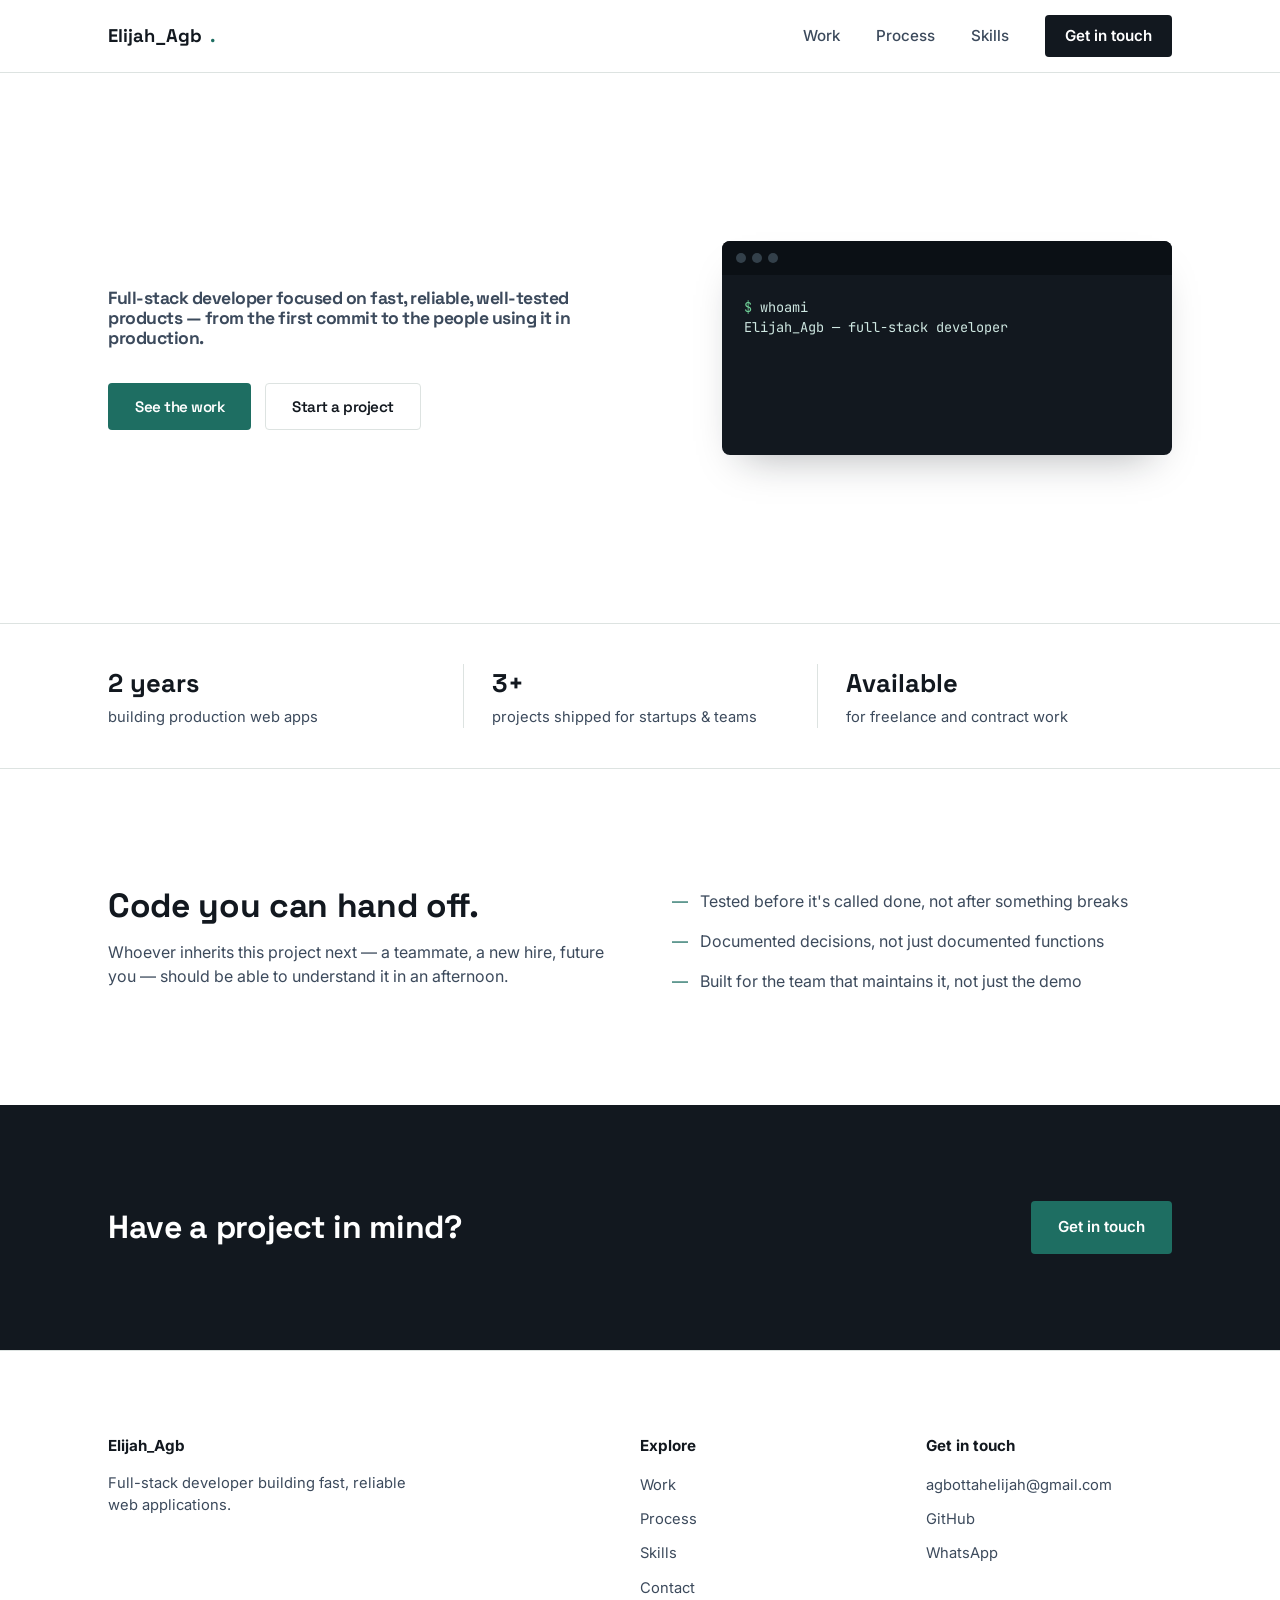
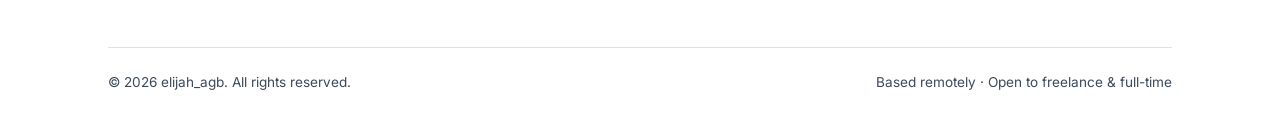
<file: index.html>
<!DOCTYPE html>
<html lang="en">
<head>
<meta charset="UTF-8">
<meta name="viewport" content="width=device-width, initial-scale=1.0">
<title>Elijah_Agb — Full-Stack Developer</title>
<meta name="description" content="Elijah_Agb is a full-stack developer building fast, reliable web applications.">
<link rel="preconnect" href="https://fonts.googleapis.com">
<link rel="preconnect" href="https://fonts.gstatic.com" crossorigin>
<link href="https://fonts.googleapis.com/css2?family=Space+Grotesk:wght@500;700&family=Inter:wght@400;500;600;700&family=JetBrains+Mono:wght@500&display=swap" rel="stylesheet">
<link rel="stylesheet" href="style.css">
<script src="script.js" defer></script>
</head>
<body>

<header class="nav">
  <div class="wrap">
    <a href="index.html" class="brand">Elijah_Agb<span class="dot">.</span></a>
    <nav class="nav-links" id="navLinks">
      <a href="work.html">Work</a>
      <a href="process.html">Process</a>
      <a href="skills.html">Skills</a>
      <a href="contact.html" class="nav-cta">Get in touch</a>
    </nav>
    <button class="nav-toggle" id="navToggle" aria-label="Toggle menu" aria-expanded="false">
      <span></span><span></span><span></span>
    </button>
  </div>
</header>

<main>

  <section class="hero">
    <div class="wrap">
      <div>
        <h1 Elijah_Agb builds software that holds up under real use.</h1>
        <p class="lede">Full-stack developer focused on fast, reliable, well-tested products — from the first commit to the people using it in production.</p>
        <div class="hero-ctas">
          <a href="work.html" class="btn btn-primary">See the work</a>
          <a href="contact.html" class="btn btn-ghost">Start a project</a>
        </div>
      </div>
      <div class="terminal" aria-hidden="true">
        <div class="terminal-bar"><span></span><span></span><span></span></div>
        <div class="terminal-body" id="termBody"></div>
      </div>
    </div>
  </section>

  <section class="trust">
    <div class="wrap">
      <div class="trust-item">
        <div class="num">2 years</div>
        <div class="label">building production web apps</div>
      </div>
      <div class="trust-item">
        <div class="num">3+</div>
        <div class="label">projects shipped for startups &amp; teams</div>
      </div>
      <div class="trust-item">
        <div class="num">Available</div>
        <div class="label">for freelance and contract work</div>
      </div>
    </div>
  </section>

  <section class="approach">
    <div class="wrap">
      <div>
        <h2>Code you can hand off.</h2>
        <p style="margin-top:14px; color:var(--slate);">Whoever inherits this project next — a teammate, a new hire, future you — should be able to understand it in an afternoon.</p>
      </div>
      <ul>
        <li>Tested before it's called done, not after something breaks</li>
        <li>Documented decisions, not just documented functions</li>
        <li>Built for the team that maintains it, not just the demo</li>
      </ul>
    </div>
  </section>

  <section class="cta-banner">
    <div class="wrap">
      <h2>Have a project in mind?</h2>
      <a href="contact.html" class="btn btn-primary">Get in touch</a>
    </div>
  </section>

</main>

<footer>
  <div class="wrap">
    <div class="footer-grid">
      <div>
        <h4>Elijah_Agb</h4>
        <p style="color:var(--slate); font-size:0.92rem; max-width:36ch;">Full-stack developer building fast, reliable web applications.</p>
      </div>
      <div>
        <h4>Explore</h4>
        <ul>
          <li><a href="work.html">Work</a></li>
          <li><a href="process.html">Process</a></li>
          <li><a href="skills.html">Skills</a></li>
          <li><a href="contact.html">Contact</a></li>
        </ul>
      </div>
      <div>
        <h4>Get in touch</h4>
        <ul>
          <li><a href="mailto:agbottahelijah@gmail.com">agbottahelijah@gmail.com</a></li>
          <li><a href="#">GitHub</a></li>
          <li><a href="#">WhatsApp</a></li>
        </ul>
      </div>
    </div>
    <div class="footer-bottom">
      <span>© 2026 elijah_agb. All rights reserved.</span>
      <span>Based remotely · Open to freelance &amp; full-time</span>
    </div>
  </div>
</footer>

</body>
</html>
</file>
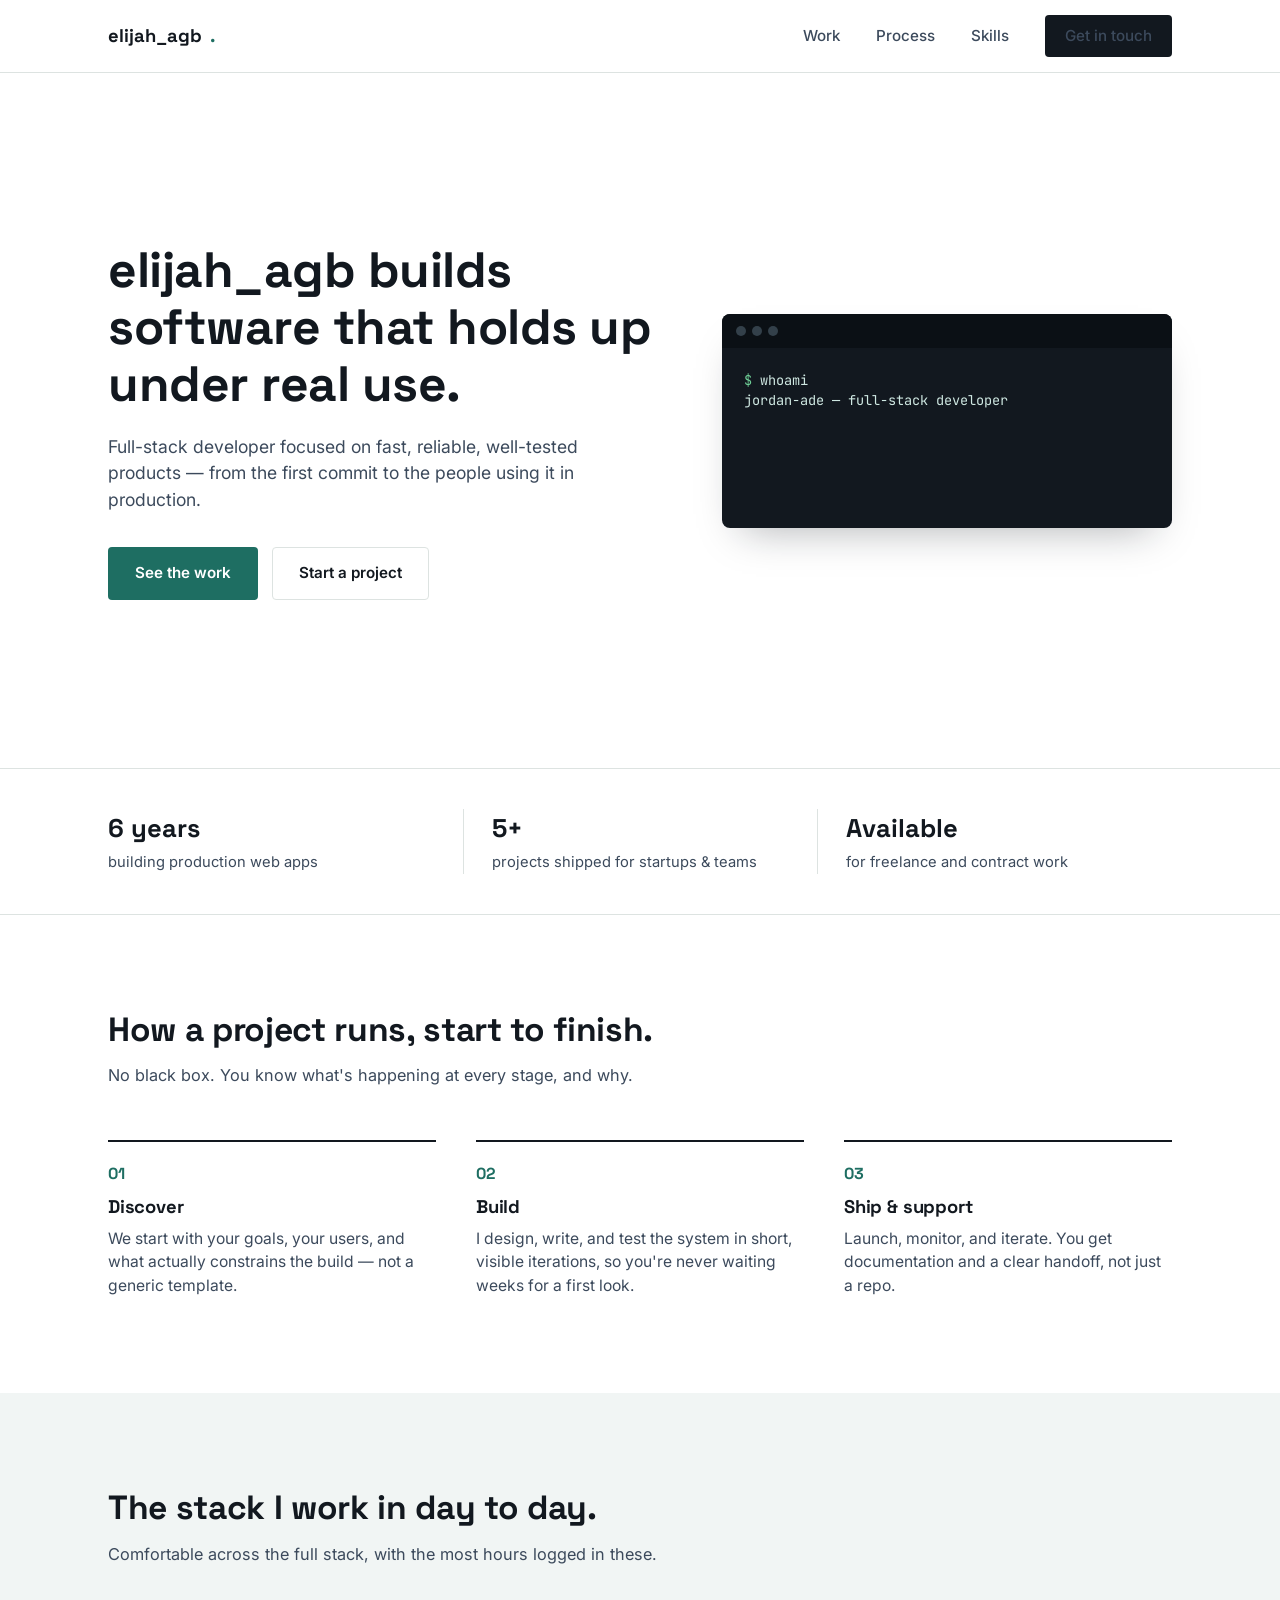
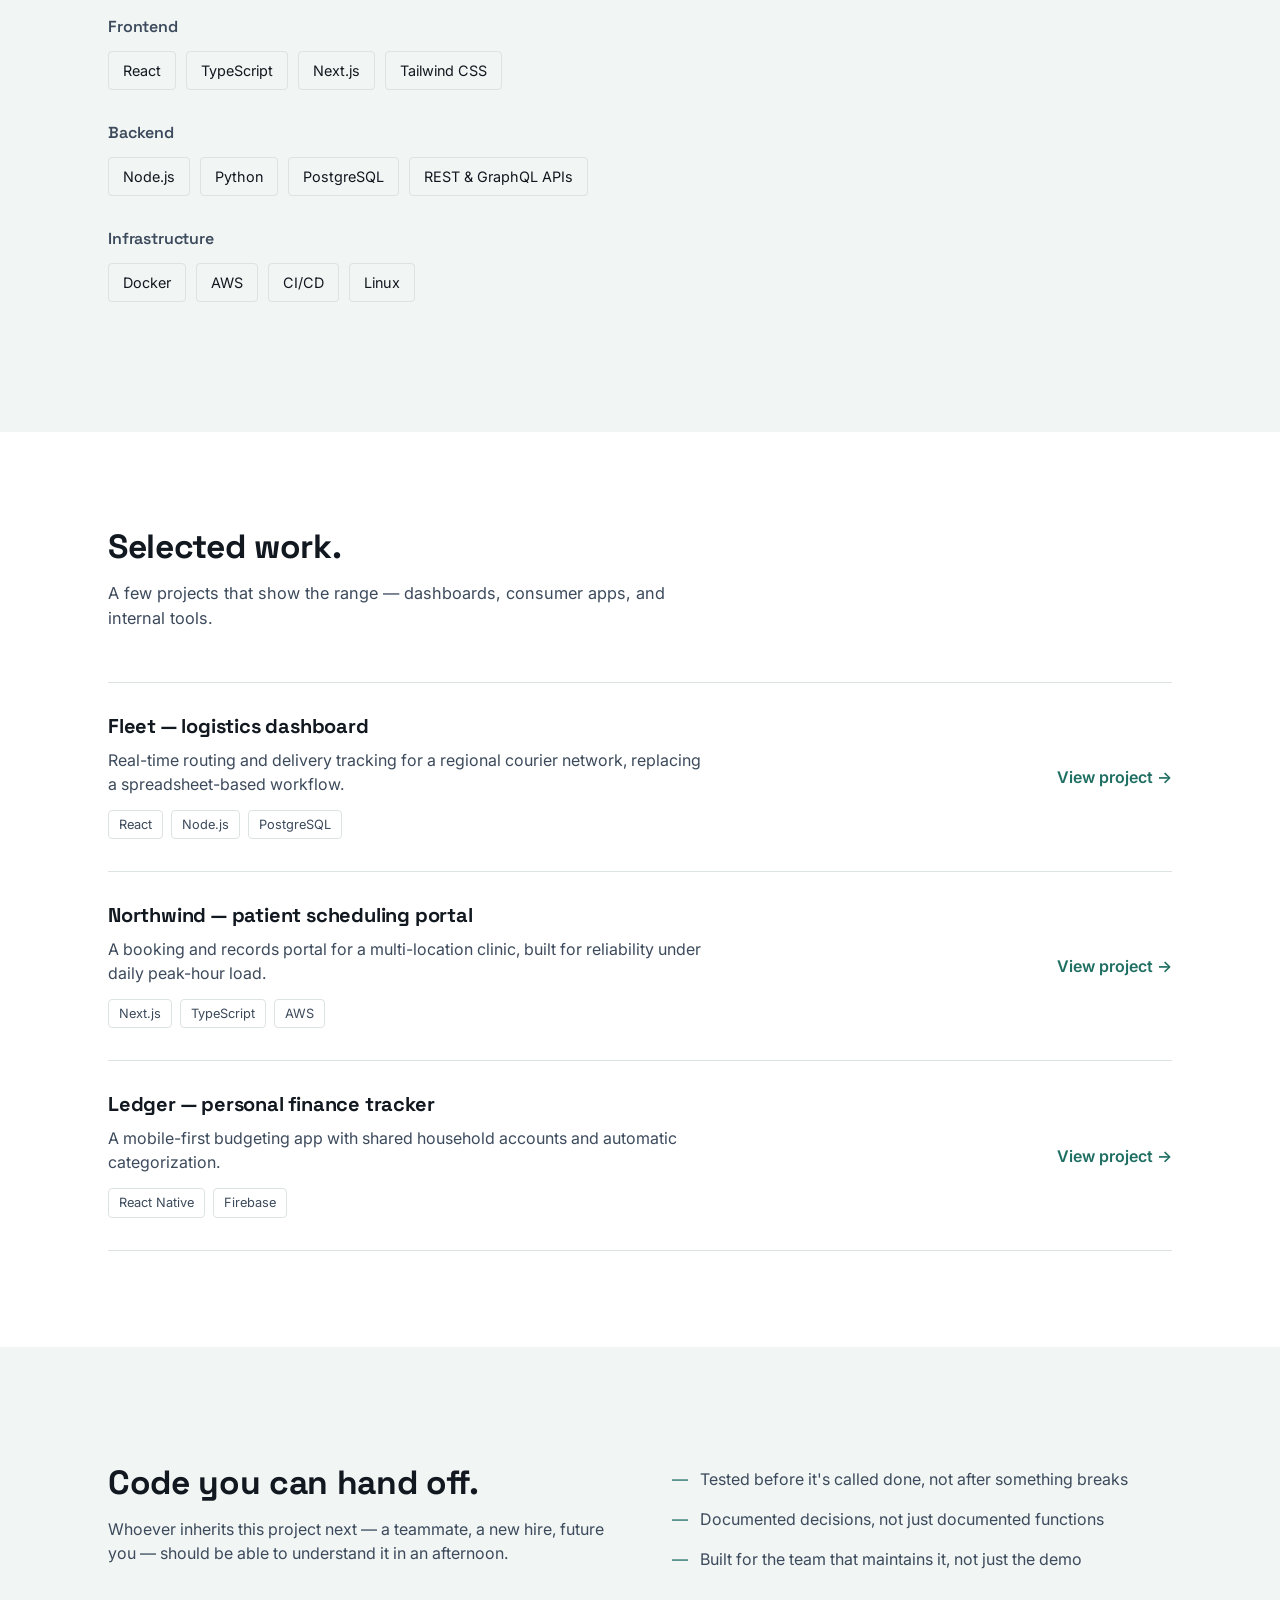
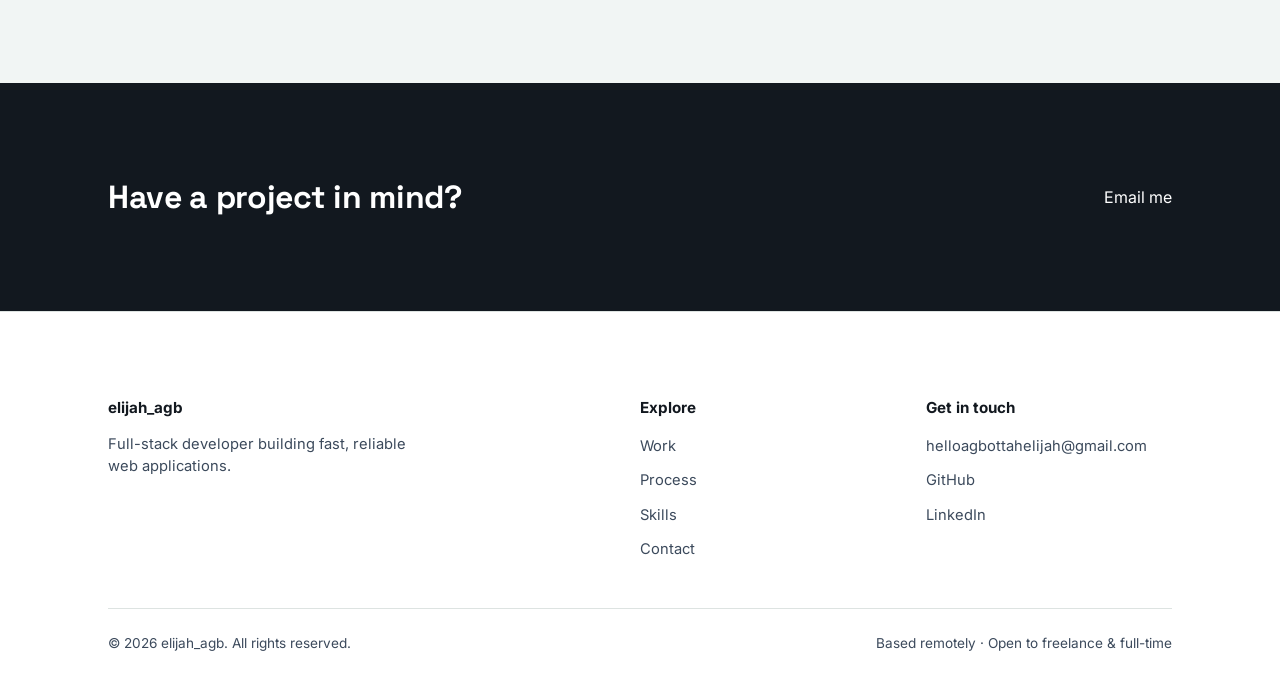
<file: Index.html>
<!DOCTYPE html>
<html lang="en">
<head>
<meta charset="UTF-8">
<meta name="viewport" content="width=device-width, initial-scale=1.0">
<title>elijah_agb — Full-Stack Developer</title>
<meta name="description" content="elijah_agb is a full-stack developer building fast, reliable web applications.">
<link rel="preconnect" href="https://fonts.googleapis.com">
<link rel="preconnect" href="https://fonts.gstatic.com" crossorigin>
<link href="https://fonts.googleapis.com/css2?family=Space+Grotesk:wght@500;700&family=Inter:wght@400;500;600;700&family=JetBrains+Mono:wght@500&display=swap" rel="stylesheet">
<style>
  :root{
    --ink:#12181F;
    --paper:#FFFFFF;
    --paper-soft:#F1F5F4;
    --signal:#1E6E62;
    --signal-dark:#154F46;
    --slate:#3C4A5C;
    --line:#DDE3E1;
    --max:1120px;
  }

  *{box-sizing:border-box;}
  html{scroll-behavior:smooth;}
  body{
    margin:0;
    font-family:'Inter',sans-serif;
    color:var(--ink);
    background:var(--paper);
    line-height:1.5;
    -webkit-font-smoothing:antialiased;
  }
  h1,h2,h3{
    font-family:'Space Grotesk',sans-serif;
    line-height:1.15;
    margin:0;
    letter-spacing:-0.01em;
  }
  p{margin:0;}
  a{color:inherit;text-decoration:none;}
  img{max-width:100%;display:block;}
  .wrap{max-width:var(--max);margin:0 auto;padding:0 28px;}
  section{padding:96px 0;}
  @media (max-width:720px){
    section{padding:64px 0;}
    .wrap{padding:0 20px;}
  }

  a:focus-visible, button:focus-visible{
    outline:2px solid var(--signal);
    outline-offset:3px;
  }

  /* ---------- Nav ---------- */
  .nav{
    position:sticky; top:0; z-index:50;
    background:rgba(255,255,255,0.92);
    backdrop-filter:blur(6px);
    border-bottom:1px solid var(--line);
  }
  .nav .wrap{
    display:flex; align-items:center; justify-content:space-between;
    height:72px;
  }
  .brand{
    font-family:'Space Grotesk',sans-serif;
    font-weight:700; font-size:1.15rem;
    display:flex; align-items:center; gap:8px;
  }
  .brand .dot{color:var(--signal);}
  .nav-links{display:flex; align-items:center; gap:36px;}
  .nav-links a{font-size:0.95rem; color:var(--slate); font-weight:500;}
  .nav-links a:hover{color:var(--ink);}
  .nav-cta{
    background:var(--ink); color:var(--paper);
    padding:10px 20px; border-radius:4px;
    font-size:0.9rem; font-weight:600;
  }
  .nav-cta:hover{background:var(--signal-dark);}
  .nav-toggle{display:none; background:none; border:none; cursor:pointer; padding:8px;}
  .nav-toggle span{display:block; width:22px; height:2px; background:var(--ink); margin:5px 0;}

  @media (max-width:820px){
    .nav-links{
      position:absolute; top:72px; left:0; right:0;
      background:var(--paper); border-bottom:1px solid var(--line);
      flex-direction:column; align-items:flex-start; gap:0;
      max-height:0; overflow:hidden; transition:max-height 0.25s ease;
    }
    .nav-links.open{max-height:320px;}
    .nav-links a, .nav-links .nav-cta{
      width:100%; padding:16px 20px; border-bottom:1px solid var(--line);
      border-radius:0;
    }
    .nav-toggle{display:block;}
  }

  /* ---------- Hero ---------- */
  .hero .wrap{
    display:grid; grid-template-columns:1.1fr 0.9fr; gap:64px; align-items:center;
    padding-top:72px; padding-bottom:72px;
  }
  .hero h1{font-size:clamp(2.1rem, 4vw, 3.1rem);}
  .hero p.lede{
    margin-top:22px; font-size:1.1rem; color:var(--slate); max-width:46ch;
  }
  .hero-ctas{display:flex; gap:14px; margin-top:34px; flex-wrap:wrap;}
  .btn{
    display:inline-block; padding:14px 26px; border-radius:4px;
    font-weight:600; font-size:0.95rem; border:1px solid transparent;
  }
  .btn-primary{background:var(--signal); color:#fff;}
  .btn-primary:hover{background:var(--signal-dark);}
  .btn-ghost{border-color:var(--line); color:var(--ink);}
  .btn-ghost:hover{border-color:var(--ink);}

  .terminal{
    background:var(--ink); border-radius:8px; overflow:hidden;
    box-shadow:0 20px 40px -20px rgba(18,24,31,0.35);
  }
  .terminal-bar{
    display:flex; gap:6px; padding:12px 14px; background:#0B1015;
  }
  .terminal-bar span{width:10px; height:10px; border-radius:50%; background:#33404a;}
  .terminal-body{
    padding:22px; font-family:'JetBrains Mono',monospace; font-size:0.85rem;
    color:#CFE8E2; min-height:180px;
  }
  .terminal-body .prompt{color:#6FCF97;}
  .terminal-line{opacity:0; white-space:pre-wrap;}
  .terminal-line.show{opacity:1;}
  .caret{display:inline-block; width:7px; height:14px; background:#CFE8E2; vertical-align:-2px; animation:blink 1s step-end infinite;}
  @keyframes blink{50%{opacity:0;}}

  @media (max-width:820px){
    .hero .wrap{grid-template-columns:1fr; padding-top:48px;}
  }

  /* ---------- Trust strip ---------- */
  .trust{padding:0; border-top:1px solid var(--line); border-bottom:1px solid var(--line);}
  .trust .wrap{
    display:grid; grid-template-columns:repeat(3,1fr);
    padding:40px 28px;
  }
  .trust-item{
    padding:0 28px; border-left:1px solid var(--line);
  }
  .trust-item:first-child{border-left:none; padding-left:0;}
  .trust-item .num{font-family:'Space Grotesk',sans-serif; font-size:1.6rem; font-weight:700;}
  .trust-item .label{color:var(--slate); font-size:0.92rem; margin-top:4px;}
  @media (max-width:720px){
    .trust .wrap{grid-template-columns:1fr; gap:20px;}
    .trust-item{border-left:none; padding-left:0; border-top:1px solid var(--line); padding-top:20px;}
    .trust-item:first-child{border-top:none; padding-top:0;}
  }

  /* ---------- Section heads ---------- */
  .section-head{max-width:56ch; margin-bottom:52px;}
  .section-head h2{font-size:clamp(1.6rem,3vw,2.1rem);}
  .section-head p{margin-top:14px; color:var(--slate); font-size:1.02rem;}

  /* ---------- Process ---------- */
  .process-grid{display:grid; grid-template-columns:repeat(3,1fr); gap:40px;}
  .process-step{border-top:2px solid var(--ink); padding-top:20px;}
  .process-step .index{font-family:'Space Grotesk',sans-serif; color:var(--signal); font-weight:700;}
  .process-step h3{margin-top:10px; font-size:1.15rem;}
  .process-step p{margin-top:10px; color:var(--slate); font-size:0.98rem;}
  @media (max-width:820px){.process-grid{grid-template-columns:1fr; gap:32px;}}

  /* ---------- Skills ---------- */
  .skills-group{margin-bottom:34px;}
  .skills-group h3{font-size:1rem; color:var(--slate); font-weight:600; margin-bottom:14px;}
  .pill-row{display:flex; flex-wrap:wrap; gap:10px;}
  .pill{
    border:1px solid var(--line); border-radius:4px;
    padding:8px 14px; font-size:0.9rem;
  }

  /* ---------- Work ---------- */
  .work-list{border-top:1px solid var(--line);}
  .work-item{
    display:grid; grid-template-columns:1fr auto; gap:20px;
    padding:32px 0; border-bottom:1px solid var(--line);
    align-items:start;
  }
  .work-item h3{font-size:1.25rem;}
  .work-item p{margin-top:10px; color:var(--slate); max-width:60ch;}
  .work-tags{margin-top:14px; display:flex; gap:8px; flex-wrap:wrap;}
  .work-tags span{font-size:0.8rem; color:var(--slate); border:1px solid var(--line); border-radius:4px; padding:4px 10px;}
  .work-link{white-space:nowrap; font-weight:600; color:var(--signal); align-self:center;}
  .work-link:hover{color:var(--signal-dark);}
  @media (max-width:600px){
    .work-item{grid-template-columns:1fr;}
  }

  /* ---------- Approach ---------- */
  .approach{background:var(--paper-soft);}
  .approach .wrap{display:grid; grid-template-columns:1fr 1fr; gap:64px; align-items:center;}
  .approach h2{font-size:clamp(1.6rem,3vw,2.1rem);}
  .approach ul{list-style:none; padding:0; margin-top:24px; display:grid; gap:16px;}
  .approach li{display:flex; gap:12px; font-size:1rem; color:var(--slate);}
  .approach li::before{content:"—"; color:var(--signal); flex-shrink:0;}
  @media (max-width:820px){.approach .wrap{grid-template-columns:1fr;}}

  /* ---------- CTA banner ---------- */
  .cta-banner{background:var(--ink); color:#fff; text-align:left;}
  .cta-banner .wrap{
    display:flex; align-items:center; justify-content:space-between; gap:24px; flex-wrap:wrap;
  }
  .cta-banner h2{color:#fff; font-size:clamp(1.5rem,3vw,2rem); max-width:20ch;}
  .cta-banner .btn-primary{background:var(--signal);}

  /* ---------- Footer ---------- */
  footer{border-top:1px solid var(--line); padding:64px 0 32px;}
  .footer-grid{display:grid; grid-template-columns:2fr 1fr 1fr; gap:40px;}
  .footer-grid h4{font-size:0.95rem; margin-bottom:14px;}
  .footer-grid ul{list-style:none; padding:0; margin:0; display:grid; gap:10px;}
  .footer-grid a{color:var(--slate); font-size:0.92rem;}
  .footer-grid a:hover{color:var(--ink);}
  .footer-bottom{
    margin-top:48px; padding-top:24px; border-top:1px solid var(--line);
    display:flex; justify-content:space-between; flex-wrap:wrap; gap:12px;
    font-size:0.85rem; color:var(--slate);
  }
  @media (max-width:720px){.footer-grid{grid-template-columns:1fr; gap:28px;}}

  @media (prefers-reduced-motion: reduce){
    html{scroll-behavior:auto;}
    .terminal-line{opacity:1 !important;}
    .caret{animation:none;}
  }
</style>
</head>
<body>

<header class="nav">
  <div class="wrap">
    <a href="#" class="brand">elijah_agb<span class="dot">.</span></a>
    <nav class="nav-links" id="navLinks">
      <a href="#work">Work</a>
      <a href="#process">Process</a>
      <a href="#skills">Skills</a>
      <a href="#contact" class="nav-cta">Get in touch</a>
    </nav>
    <button class="nav-toggle" id="navToggle" aria-label="Toggle menu" aria-expanded="false">
      <span></span><span></span><span></span>
    </button>
  </div>
</header>

<main>

  <!-- Hero -->
  <section class="hero">
    <div class="wrap">
      <div>
        <h1>elijah_agb builds software that holds up under real use.</h1>
        <p class="lede">Full-stack developer focused on fast, reliable, well-tested products — from the first commit to the people using it in production.</p>
        <div class="hero-ctas">
          <a href="#work" class="btn btn-primary">See the work</a>
          <a href="#contact" class="btn btn-ghost">Start a project</a>
        </div>
      </div>
      <div class="terminal" aria-hidden="true">
        <div class="terminal-bar"><span></span><span></span><span></span></div>
        <div class="terminal-body" id="termBody"></div>
      </div>
    </div>
  </section>

  <!-- Trust strip -->
  <section class="trust">
    <div class="wrap">
      <div class="trust-item">
        <div class="num">6 years</div>
        <div class="label">building production web apps</div>
      </div>
      <div class="trust-item">
        <div class="num">5+</div>
        <div class="label">projects shipped for startups &amp; teams</div>
      </div>
      <div class="trust-item">
        <div class="num">Available</div>
        <div class="label">for freelance and contract work</div>
      </div>
    </div>
  </section>

  <!-- Process -->
  <section id="process">
    <div class="wrap">
      <div class="section-head">
        <h2>How a project runs, start to finish.</h2>
        <p>No black box. You know what's happening at every stage, and why.</p>
      </div>
      <div class="process-grid">
        <div class="process-step">
          <div class="index">01</div>
          <h3>Discover</h3>
          <p>We start with your goals, your users, and what actually constrains the build — not a generic template.</p>
        </div>
        <div class="process-step">
          <div class="index">02</div>
          <h3>Build</h3>
          <p>I design, write, and test the system in short, visible iterations, so you're never waiting weeks for a first look.</p>
        </div>
        <div class="process-step">
          <div class="index">03</div>
          <h3>Ship &amp; support</h3>
          <p>Launch, monitor, and iterate. You get documentation and a clear handoff, not just a repo.</p>
        </div>
      </div>
    </div>
  </section>

  <!-- Skills -->
  <section id="skills" style="background:var(--paper-soft);">
    <div class="wrap">
      <div class="section-head">
        <h2>The stack I work in day to day.</h2>
        <p>Comfortable across the full stack, with the most hours logged in these.</p>
      </div>

      <div class="skills-group">
        <h3>Frontend</h3>
        <div class="pill-row">
          <span class="pill">React</span>
          <span class="pill">TypeScript</span>
          <span class="pill">Next.js</span>
          <span class="pill">Tailwind CSS</span>
        </div>
      </div>

      <div class="skills-group">
        <h3>Backend</h3>
        <div class="pill-row">
          <span class="pill">Node.js</span>
          <span class="pill">Python</span>
          <span class="pill">PostgreSQL</span>
          <span class="pill">REST &amp; GraphQL APIs</span>
        </div>
      </div>

      <div class="skills-group">
        <h3>Infrastructure</h3>
        <div class="pill-row">
          <span class="pill">Docker</span>
          <span class="pill">AWS</span>
          <span class="pill">CI/CD</span>
          <span class="pill">Linux</span>
        </div>
      </div>
    </div>
  </section>

  <!-- Work -->
  <section id="work">
    <div class="wrap">
      <div class="section-head">
        <h2>Selected work.</h2>
        <p>A few projects that show the range — dashboards, consumer apps, and internal tools.</p>
      </div>
      <div class="work-list">
        <div class="work-item">
          <div>
            <h3>Fleet — logistics dashboard</h3>
            <p>Real-time routing and delivery tracking for a regional courier network, replacing a spreadsheet-based workflow.</p>
            <div class="work-tags"><span>React</span><span>Node.js</span><span>PostgreSQL</span></div>
          </div>
          <a href="#" class="work-link">View project →</a>
        </div>
        <div class="work-item">
          <div>
            <h3>Northwind — patient scheduling portal</h3>
            <p>A booking and records portal for a multi-location clinic, built for reliability under daily peak-hour load.</p>
            <div class="work-tags"><span>Next.js</span><span>TypeScript</span><span>AWS</span></div>
          </div>
          <a href="#" class="work-link">View project →</a>
        </div>
        <div class="work-item">
          <div>
            <h3>Ledger — personal finance tracker</h3>
            <p>A mobile-first budgeting app with shared household accounts and automatic categorization.</p>
            <div class="work-tags"><span>React Native</span><span>Firebase</span></div>
          </div>
          <a href="#" class="work-link">View project →</a>
        </div>
      </div>
    </div>
  </section>

  <!-- Approach -->
  <section class="approach">
    <div class="wrap">
      <div>
        <h2>Code you can hand off.</h2>
        <p style="margin-top:14px; color:var(--slate);">Whoever inherits this project next — a teammate, a new hire, future you — should be able to understand it in an afternoon.</p>
      </div>
      <ul>
        <li>Tested before it's called done, not after something breaks</li>
        <li>Documented decisions, not just documented functions</li>
        <li>Built for the team that maintains it, not just the demo</li>
      </ul>
    </div>
  </section>

  <!-- CTA banner -->
  <section class="cta-banner" id="contact">
    <div class="wrap">
      <h2>Have a project in mind?</h2>
      <a href="mailto:helloagbottahelijah@gmail.com” class="btn btn-primary">Email me</a>
    </div>
  </section>

</main>

<footer>
  <div class="wrap">
    <div class="footer-grid">
      <div>
        <h4>elijah_agb</h4>
        <p style="color:var(--slate); font-size:0.92rem; max-width:36ch;">Full-stack developer building fast, reliable web applications.</p>
      </div>
      <div>
        <h4>Explore</h4>
        <ul>
          <li><a href="#work">Work</a></li>
          <li><a href="#process">Process</a></li>
          <li><a href="#skills">Skills</a></li>
          <li><a href="#contact">Contact</a></li>
        </ul>
      </div>
      <div>
        <h4>Get in touch</h4>
        <ul>
          <li><a href="mailto:helloagbottahelijah@gmail.com">helloagbottahelijah@gmail.com</a></li>
          <li><a href="#">GitHub</a></li>
          <li><a href="#">LinkedIn</a></li>
        </ul>
      </div>
    </div>
    <div class="footer-bottom">
      <span>© 2026 elijah_agb. All rights reserved.</span>
      <span>Based remotely · Open to freelance &amp; full-time</span>
    </div>
  </div>
</footer>

<script>
  // mobile nav toggle
  const navToggle = document.getElementById('navToggle');
  const navLinks = document.getElementById('navLinks');
  navToggle.addEventListener('click', () => {
    const isOpen = navLinks.classList.toggle('open');
    navToggle.setAttribute('aria-expanded', isOpen);
  });
  navLinks.querySelectorAll('a').forEach(a => a.addEventListener('click', () => {
    navLinks.classList.remove('open');
    navToggle.setAttribute('aria-expanded', 'false');
  }));

  // terminal typing effect (single orchestrated hero moment)
  const termBody = document.getElementById('termBody');
  const reduceMotion = window.matchMedia('(prefers-reduced-motion: reduce)').matches;
  const lines = [
    { p: '$ ', t: 'whoami' },
    { p: '', t: 'jordan-ade — full-stack developer' },
    { p: '', t: '' },
    { p: '$ ', t: 'status' },
    { p: '', t: 'open for new projects' }
  ];

  function renderStatic(){
    termBody.innerHTML = lines.map(l =>
      `<div class="terminal-line show">${l.p ? '<span class="prompt">'+l.p+'</span>' : ''}${l.t}</div>`
    ).join('');
  }

  if (reduceMotion) {
    renderStatic();
  } else {
    let i = 0;
    function typeNext(){
      if (i >= lines.length){ return; }
      const line = lines[i];
      const div = document.createElement('div');
      div.className = 'terminal-line show';
      termBody.appendChild(div);
      const full = line.t;
      let charIndex = 0;
      const prefix = line.p ? `<span class="prompt">${line.p}</span>` : '';
      const interval = setInterval(() => {
        charIndex++;
        div.innerHTML = prefix + full.slice(0, charIndex) + '<span class="caret"></span>';
        if (charIndex >= full.length){
          clearInterval(interval);
          div.innerHTML = prefix + full;
          i++;
          setTimeout(typeNext, 220);
        }
      }, 28);
    }
    typeNext();
  }
</script>

</body>
</html>
</file>
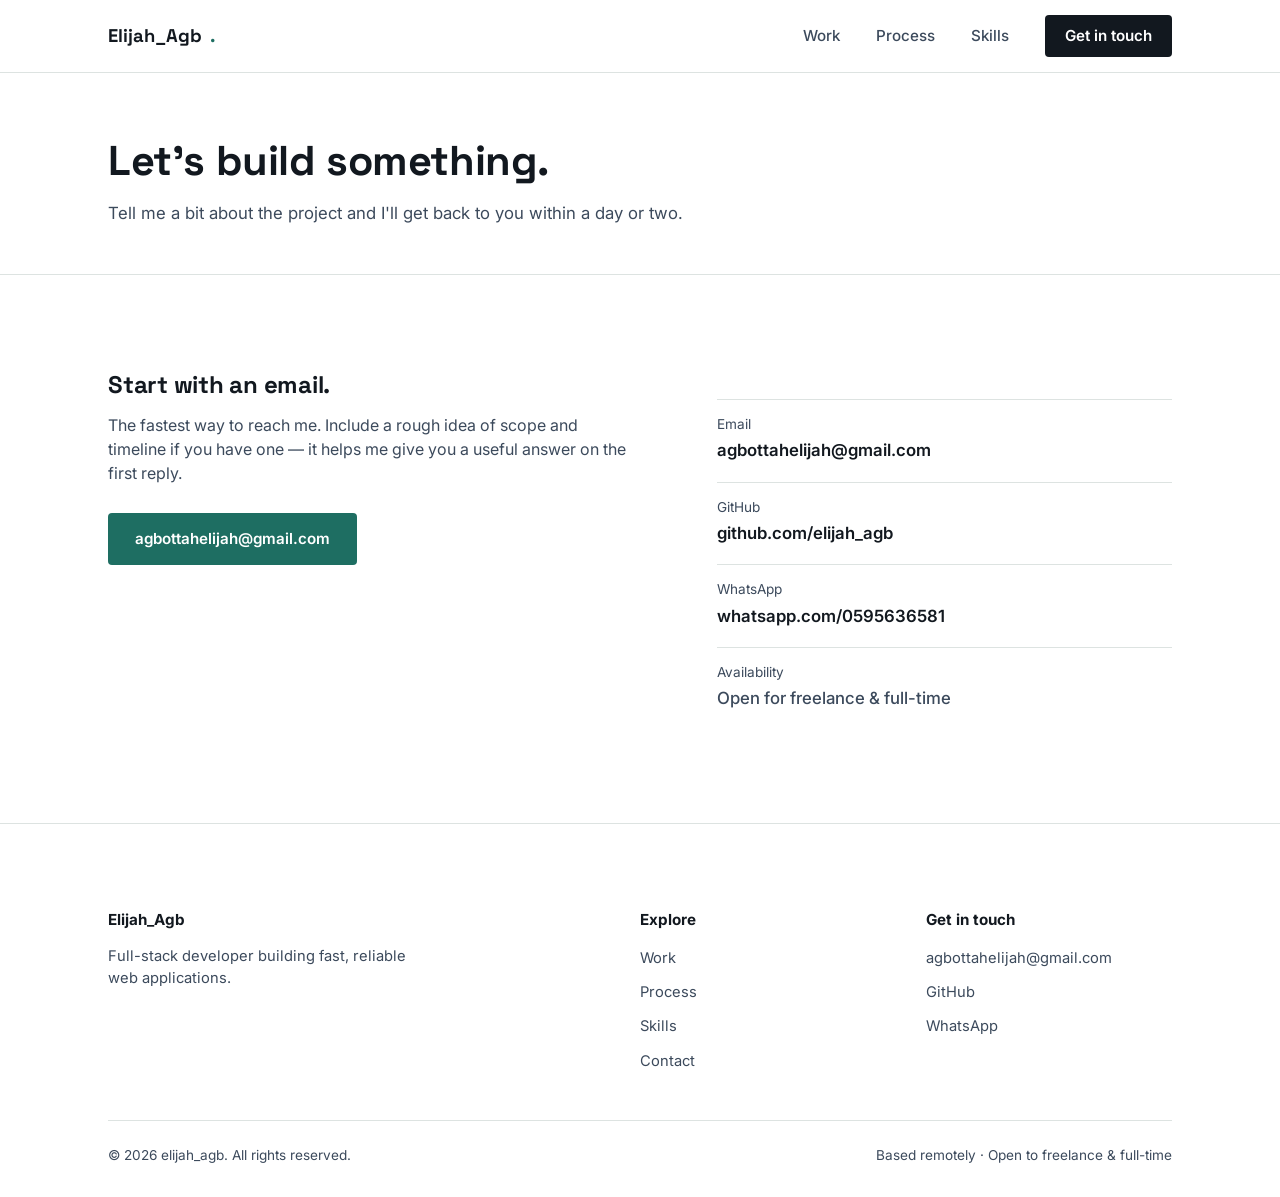
<file: contact.html>
<!DOCTYPE html>
<html lang="en">
<head>
<meta charset="UTF-8">
<meta name="viewport" content="width=device-width, initial-scale=1.0">
<title>Contact — Elijah_Agb</title>
<link rel="preconnect" href="https://fonts.googleapis.com">
<link rel="preconnect" href="https://fonts.gstatic.com" crossorigin>
<link href="https://fonts.googleapis.com/css2?family=Space+Grotesk:wght@500;700&family=Inter:wght@400;500;600;700&family=JetBrains+Mono:wght@500&display=swap" rel="stylesheet">
<link rel="stylesheet" href="style.css">
<script src="script.js" defer></script>
</head>
<body>

<header class="nav">
  <div class="wrap">
    <a href="index.html" class="brand">Elijah_Agb<span class="dot">.</span></a>
    <nav class="nav-links" id="navLinks">
      <a href="work.html">Work</a>
      <a href="process.html">Process</a>
      <a href="skills.html">Skills</a>
      <a href="contact.html" class="nav-cta active" aria-current="page">Get in touch</a>
    </nav>
    <button class="nav-toggle" id="navToggle" aria-label="Toggle menu" aria-expanded="false">
      <span></span><span></span><span></span>
    </button>
  </div>
</header>

<main>

  <section class="page-hero">
    <div class="wrap">
      <h1>Let's build something.</h1>
      <p>Tell me a bit about the project and I'll get back to you within a day or two.</p>
    </div>
  </section>

  <section>
    <div class="wrap contact-grid">
      <div>
        <h2>Start with an email.</h2>
        <p style="margin-top:14px; color:var(--slate); max-width:52ch;">The fastest way to reach me. Include a rough idea of scope and timeline if you have one — it helps me give you a useful answer on the first reply.</p>
        <a href="mailto:agbottahelijah@gmail.com" class="btn btn-primary" style="margin-top:28px;">agbottahelijah@gmail.com</a>
      </div>
      <ul class="contact-list">
        <li>
          <span class="label">Email</span>
          <a href="mailto:agbottahelijah@gmail.com">agbottahelijah@gmail.com</a>
        </li>
        <li>
          <span class="label">GitHub</span>
          <a href="#">github.com/elijah_agb</a>
        </li>
        <li>
          <span class="label">WhatsApp</span>
          <a href="#">whatsapp.com/0595636581</a>
        </li>
        <li>
          <span class="label">Availability</span>
          <a href="#" style="font-weight:500; color:var(--slate);">Open for freelance &amp; full-time</a>
        </li>
      </ul>
    </div>
  </section>

</main>

<footer>
  <div class="wrap">
    <div class="footer-grid">
      <div>
        <h4>Elijah_Agb</h4>
        <p style="color:var(--slate); font-size:0.92rem; max-width:36ch;">Full-stack developer building fast, reliable web applications.</p>
      </div>
      <div>
        <h4>Explore</h4>
        <ul>
          <li><a href="work.html">Work</a></li>
          <li><a href="process.html">Process</a></li>
          <li><a href="skills.html">Skills</a></li>
          <li><a href="contact.html">Contact</a></li>
        </ul>
      </div>
      <div>
        <h4>Get in touch</h4>
        <ul>
          <li><a href="mailto:agbottahelijah@gmail.com">agbottahelijah@gmail.com</a></li>
          <li><a href="#">GitHub</a></li>
          <li><a href="#">WhatsApp</a></li>
        </ul>
      </div>
    </div>
    <div class="footer-bottom">
      <span>© 2026 elijah_agb. All rights reserved.</span>
      <span>Based remotely · Open to freelance &amp; full-time</span>
    </div>
  </div>
</footer>

</body>
</html>
</file>
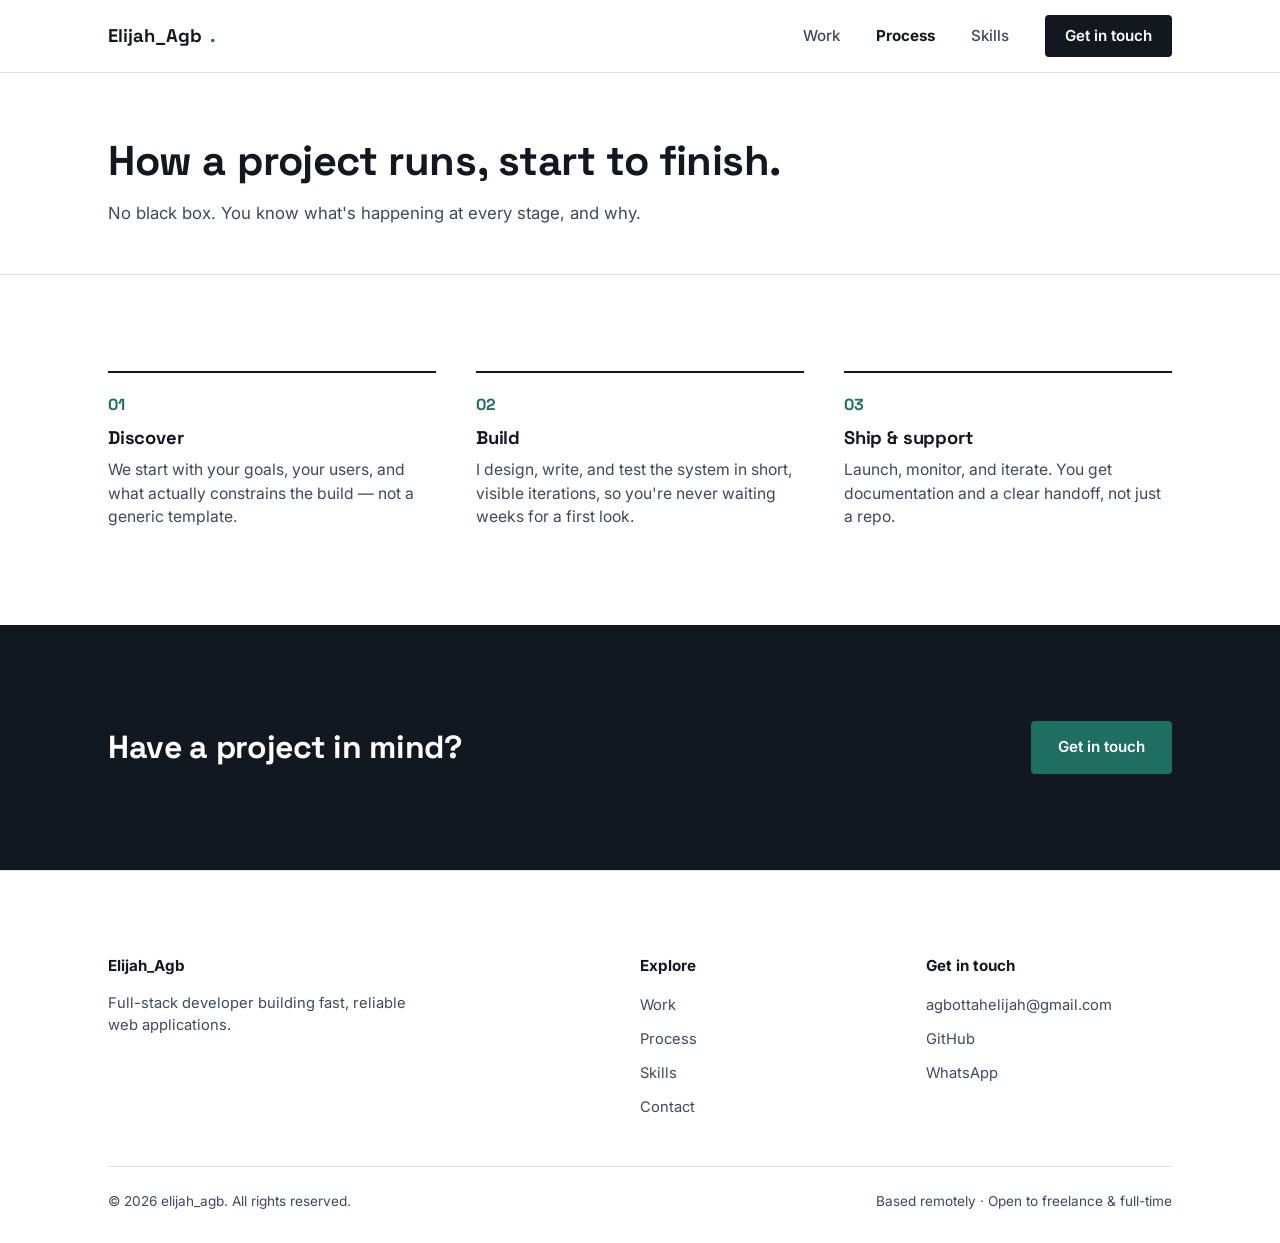
<file: process.html>
<!DOCTYPE html>
<html lang="en">
<head>
<meta charset="UTF-8">
<meta name="viewport" content="width=device-width, initial-scale=1.0">
<title>Process — Elijah_Agb</title>
<link rel="preconnect" href="https://fonts.googleapis.com">
<link rel="preconnect" href="https://fonts.gstatic.com" crossorigin>
<link href="https://fonts.googleapis.com/css2?family=Space+Grotesk:wght@500;700&family=Inter:wght@400;500;600;700&family=JetBrains+Mono:wght@500&display=swap" rel="stylesheet">
<link rel="stylesheet" href="style.css">
<script src="script.js" defer></script>
</head>
<body>

<header class="nav">
  <div class="wrap">
    <a href="index.html" class="brand">Elijah_Agb<span class="dot">.</span></a>
    <nav class="nav-links" id="navLinks">
      <a href="work.html">Work</a>
      <a href="process.html" class="active" aria-current="page">Process</a>
      <a href="skills.html">Skills</a>
      <a href="contact.html" class="nav-cta">Get in touch</a>
    </nav>
    <button class="nav-toggle" id="navToggle" aria-label="Toggle menu" aria-expanded="false">
      <span></span><span></span><span></span>
    </button>
  </div>
</header>

<main>

  <section class="page-hero">
    <div class="wrap">
      <h1>How a project runs, start to finish.</h1>
      <p>No black box. You know what's happening at every stage, and why.</p>
    </div>
  </section>

  <section>
    <div class="wrap">
      <div class="process-grid">
        <div class="process-step">
          <div class="index">01</div>
          <h3>Discover</h3>
          <p>We start with your goals, your users, and what actually constrains the build — not a generic template.</p>
        </div>
        <div class="process-step">
          <div class="index">02</div>
          <h3>Build</h3>
          <p>I design, write, and test the system in short, visible iterations, so you're never waiting weeks for a first look.</p>
        </div>
        <div class="process-step">
          <div class="index">03</div>
          <h3>Ship &amp; support</h3>
          <p>Launch, monitor, and iterate. You get documentation and a clear handoff, not just a repo.</p>
        </div>
      </div>
    </div>
  </section>

  <section class="cta-banner">
    <div class="wrap">
      <h2>Have a project in mind?</h2>
      <a href="contact.html" class="btn btn-primary">Get in touch</a>
    </div>
  </section>

</main>

<footer>
  <div class="wrap">
    <div class="footer-grid">
      <div>
        <h4>Elijah_Agb</h4>
        <p style="color:var(--slate); font-size:0.92rem; max-width:36ch;">Full-stack developer building fast, reliable web applications.</p>
      </div>
      <div>
        <h4>Explore</h4>
        <ul>
          <li><a href="work.html">Work</a></li>
          <li><a href="process.html">Process</a></li>
          <li><a href="skills.html">Skills</a></li>
          <li><a href="contact.html">Contact</a></li>
        </ul>
      </div>
      <div>
        <h4>Get in touch</h4>
        <ul>
          <li><a href="mailto:agbottahelijah@gmail.com">agbottahelijah@gmail.com</a></li>
          <li><a href="#">GitHub</a></li>
          <li><a href="#">WhatsApp</a></li>
        </ul>
      </div>
    </div>
    <div class="footer-bottom">
      <span>© 2026 elijah_agb. All rights reserved.</span>
      <span>Based remotely · Open to freelance &amp; full-time</span>
    </div>
  </div>
</footer>

</body>
</html>
</file>
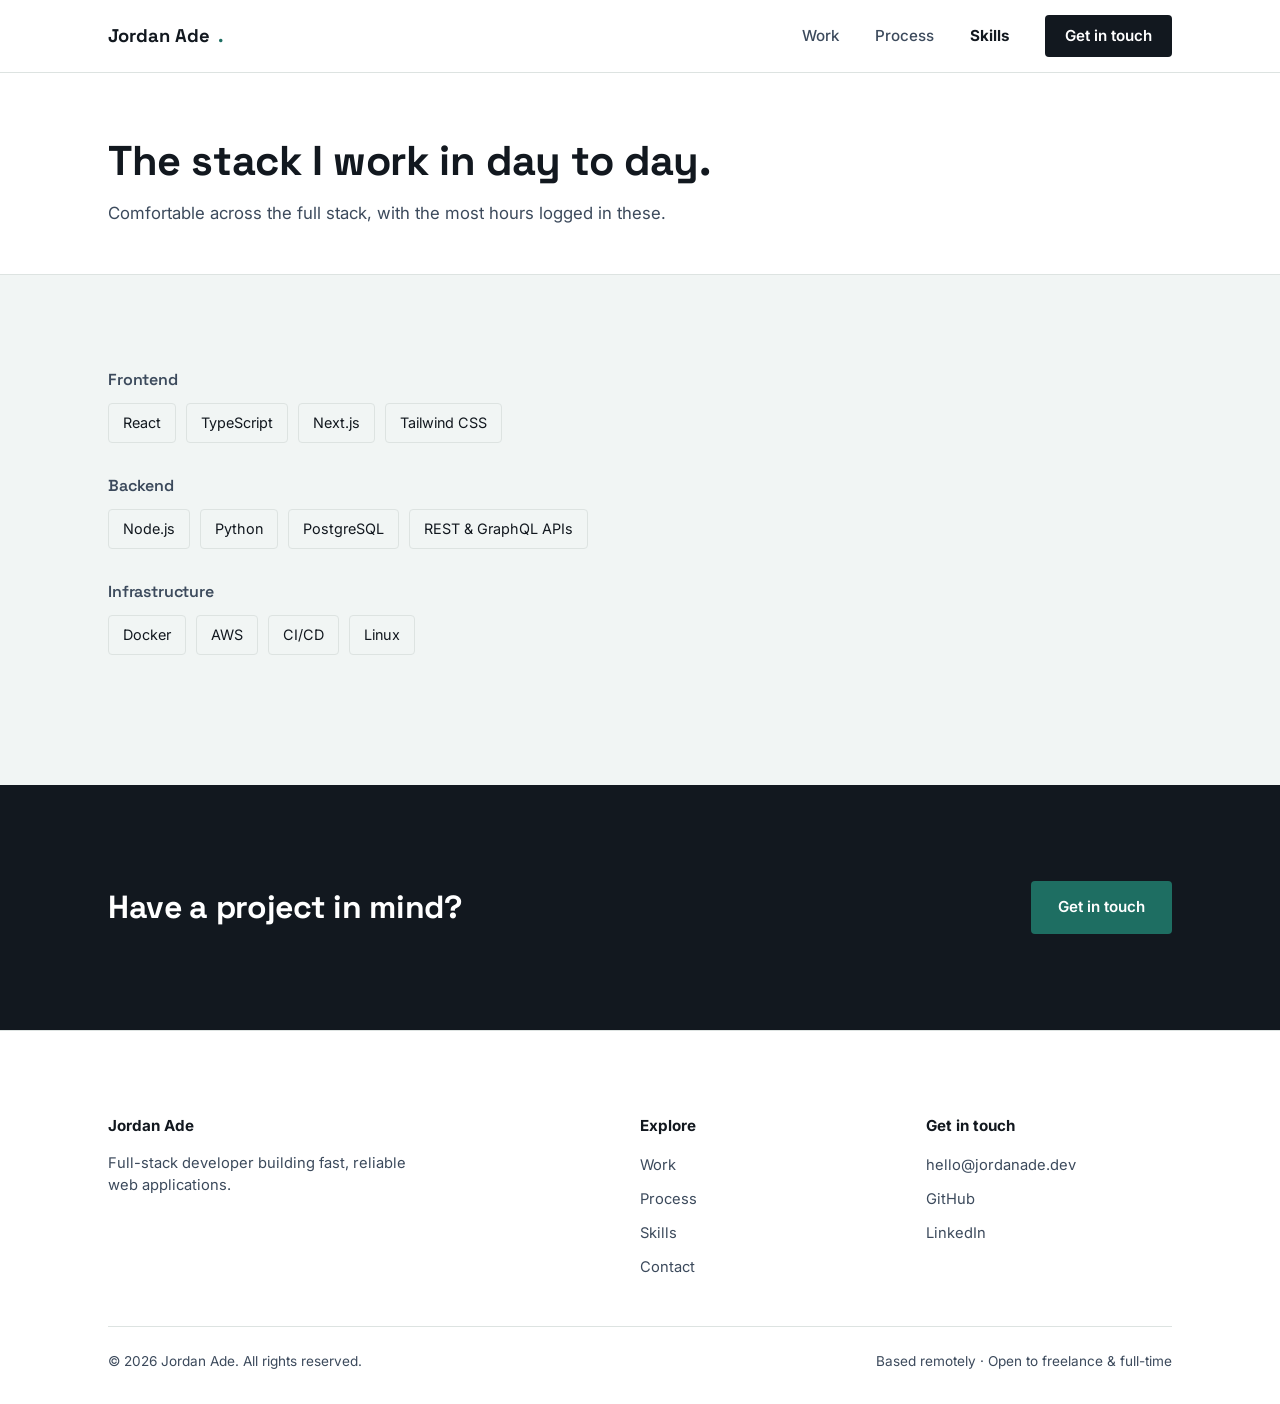
<file: skill.html>
<!DOCTYPE html>
<html lang="en">
<head>
<meta charset="UTF-8">
<meta name="viewport" content="width=device-width, initial-scale=1.0">
<title>Skills — Jordan Ade</title>
<link rel="preconnect" href="https://fonts.googleapis.com">
<link rel="preconnect" href="https://fonts.gstatic.com" crossorigin>
<link href="https://fonts.googleapis.com/css2?family=Space+Grotesk:wght@500;700&family=Inter:wght@400;500;600;700&family=JetBrains+Mono:wght@500&display=swap" rel="stylesheet">
<link rel="stylesheet" href="style.css">
<script src="script.js" defer></script>
</head>
<body>

<header class="nav">
  <div class="wrap">
    <a href="index.html" class="brand">Jordan Ade<span class="dot">.</span></a>
    <nav class="nav-links" id="navLinks">
      <a href="work.html">Work</a>
      <a href="process.html">Process</a>
      <a href="skills.html" class="active" aria-current="page">Skills</a>
      <a href="contact.html" class="nav-cta">Get in touch</a>
    </nav>
    <button class="nav-toggle" id="navToggle" aria-label="Toggle menu" aria-expanded="false">
      <span></span><span></span><span></span>
    </button>
  </div>
</header>

<main>

  <section class="page-hero">
    <div class="wrap">
      <h1>The stack I work in day to day.</h1>
      <p>Comfortable across the full stack, with the most hours logged in these.</p>
    </div>
  </section>

  <section class="soft-bg">
    <div class="wrap">
      <div class="skills-group">
        <h3>Frontend</h3>
        <div class="pill-row">
          <span class="pill">React</span>
          <span class="pill">TypeScript</span>
          <span class="pill">Next.js</span>
          <span class="pill">Tailwind CSS</span>
        </div>
      </div>

      <div class="skills-group">
        <h3>Backend</h3>
        <div class="pill-row">
          <span class="pill">Node.js</span>
          <span class="pill">Python</span>
          <span class="pill">PostgreSQL</span>
          <span class="pill">REST &amp; GraphQL APIs</span>
        </div>
      </div>

      <div class="skills-group">
        <h3>Infrastructure</h3>
        <div class="pill-row">
          <span class="pill">Docker</span>
          <span class="pill">AWS</span>
          <span class="pill">CI/CD</span>
          <span class="pill">Linux</span>
        </div>
      </div>
    </div>
  </section>

  <section class="cta-banner">
    <div class="wrap">
      <h2>Have a project in mind?</h2>
      <a href="contact.html" class="btn btn-primary">Get in touch</a>
    </div>
  </section>

</main>

<footer>
  <div class="wrap">
    <div class="footer-grid">
      <div>
        <h4>Jordan Ade</h4>
        <p style="color:var(--slate); font-size:0.92rem; max-width:36ch;">Full-stack developer building fast, reliable web applications.</p>
      </div>
      <div>
        <h4>Explore</h4>
        <ul>
          <li><a href="work.html">Work</a></li>
          <li><a href="process.html">Process</a></li>
          <li><a href="skills.html">Skills</a></li>
          <li><a href="contact.html">Contact</a></li>
        </ul>
      </div>
      <div>
        <h4>Get in touch</h4>
        <ul>
          <li><a href="mailto:hello@jordanade.dev">hello@jordanade.dev</a></li>
          <li><a href="#">GitHub</a></li>
          <li><a href="#">LinkedIn</a></li>
        </ul>
      </div>
    </div>
    <div class="footer-bottom">
      <span>© 2026 Jordan Ade. All rights reserved.</span>
      <span>Based remotely · Open to freelance &amp; full-time</span>
    </div>
  </div>
</footer>

</body>
</html>
</file>
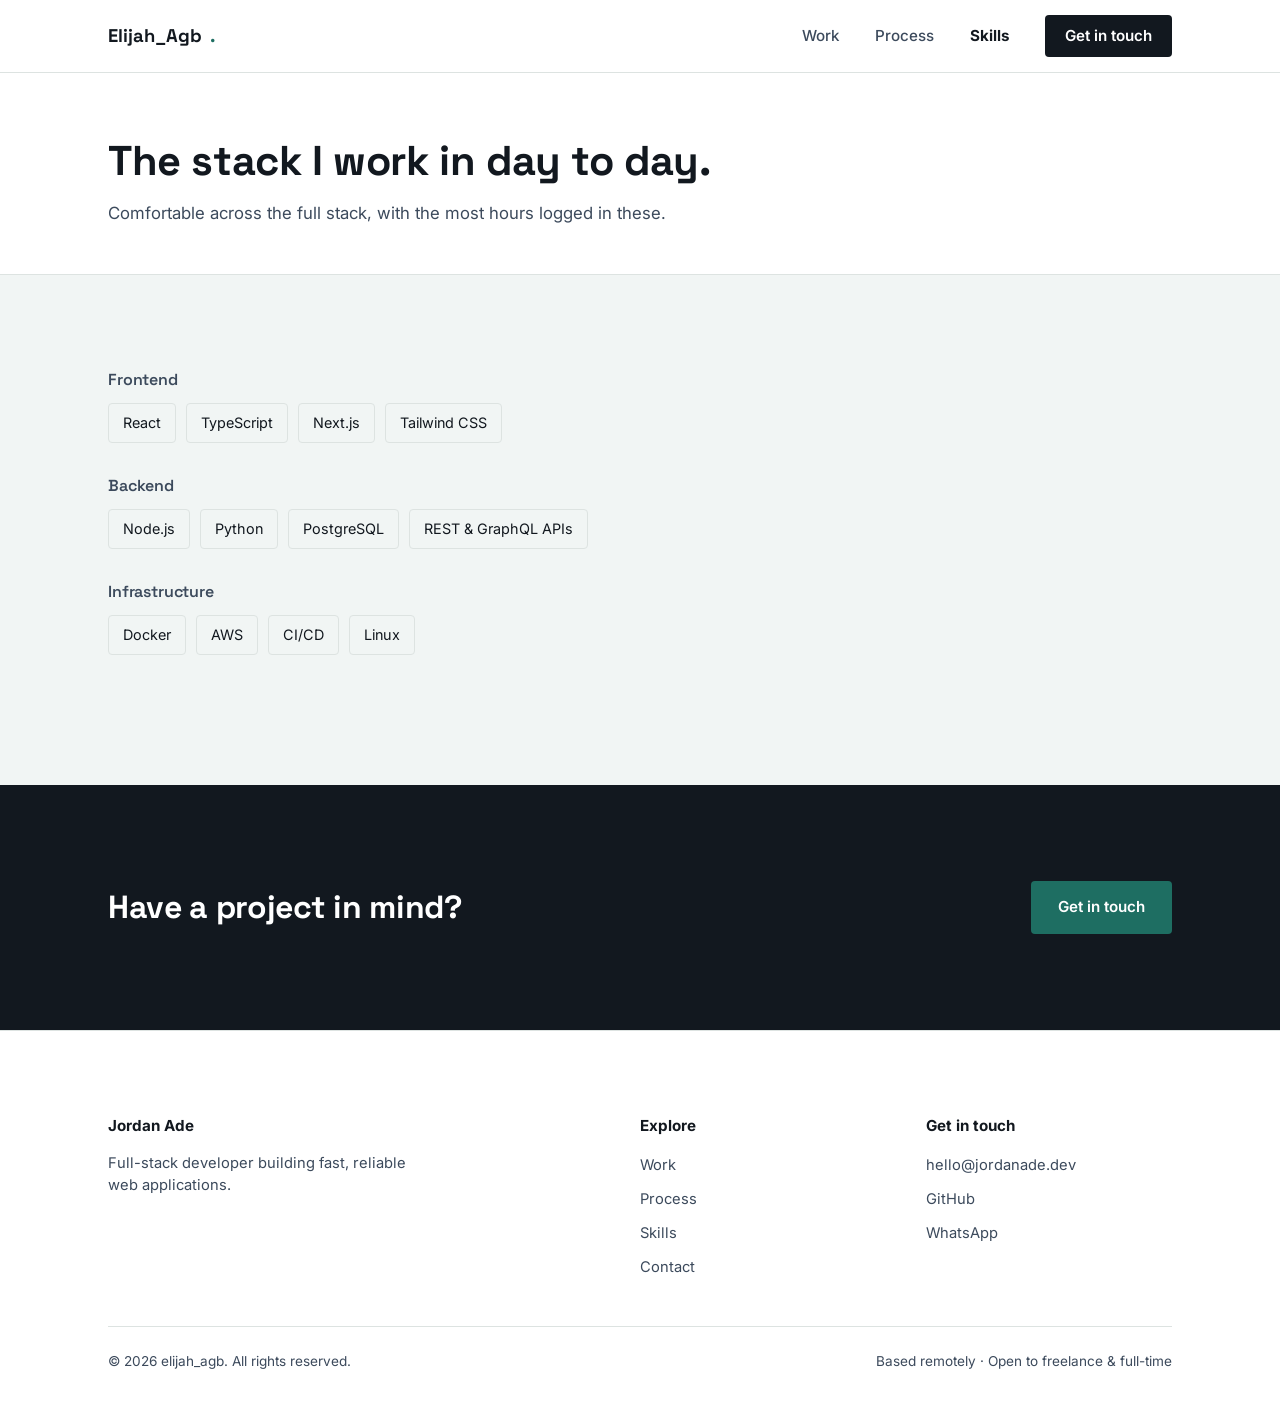
<file: skills.html>
<!DOCTYPE html>
<html lang="en">
<head>
<meta charset="UTF-8">
<meta name="viewport" content="width=device-width, initial-scale=1.0">
<title>Skills — Elijah_Agb</title>
<link rel="preconnect" href="https://fonts.googleapis.com">
<link rel="preconnect" href="https://fonts.gstatic.com" crossorigin>
<link href="https://fonts.googleapis.com/css2?family=Space+Grotesk:wght@500;700&family=Inter:wght@400;500;600;700&family=JetBrains+Mono:wght@500&display=swap" rel="stylesheet">
<link rel="stylesheet" href="style.css">
<script src="script.js" defer></script>
</head>
<body>

<header class="nav">
  <div class="wrap">
    <a href="index.html" class="brand">Elijah_Agb<span class="dot">.</span></a>
    <nav class="nav-links" id="navLinks">
      <a href="work.html">Work</a>
      <a href="process.html">Process</a>
      <a href="skills.html" class="active" aria-current="page">Skills</a>
      <a href="contact.html" class="nav-cta">Get in touch</a>
    </nav>
    <button class="nav-toggle" id="navToggle" aria-label="Toggle menu" aria-expanded="false">
      <span></span><span></span><span></span>
    </button>
  </div>
</header>

<main>

  <section class="page-hero">
    <div class="wrap">
      <h1>The stack I work in day to day.</h1>
      <p>Comfortable across the full stack, with the most hours logged in these.</p>
    </div>
  </section>

  <section class="soft-bg">
    <div class="wrap">
      <div class="skills-group">
        <h3>Frontend</h3>
        <div class="pill-row">
          <span class="pill">React</span>
          <span class="pill">TypeScript</span>
          <span class="pill">Next.js</span>
          <span class="pill">Tailwind CSS</span>
        </div>
      </div>

      <div class="skills-group">
        <h3>Backend</h3>
        <div class="pill-row">
          <span class="pill">Node.js</span>
          <span class="pill">Python</span>
          <span class="pill">PostgreSQL</span>
          <span class="pill">REST &amp; GraphQL APIs</span>
        </div>
      </div>

      <div class="skills-group">
        <h3>Infrastructure</h3>
        <div class="pill-row">
          <span class="pill">Docker</span>
          <span class="pill">AWS</span>
          <span class="pill">CI/CD</span>
          <span class="pill">Linux</span>
        </div>
      </div>
    </div>
  </section>

  <section class="cta-banner">
    <div class="wrap">
      <h2>Have a project in mind?</h2>
      <a href="contact.html" class="btn btn-primary">Get in touch</a>
    </div>
  </section>

</main>

<footer>
  <div class="wrap">
    <div class="footer-grid">
      <div>
        <h4>Jordan Ade</h4>
        <p style="color:var(--slate); font-size:0.92rem; max-width:36ch;">Full-stack developer building fast, reliable web applications.</p>
      </div>
      <div>
        <h4>Explore</h4>
        <ul>
          <li><a href="work.html">Work</a></li>
          <li><a href="process.html">Process</a></li>
          <li><a href="skills.html">Skills</a></li>
          <li><a href="contact.html">Contact</a></li>
        </ul>
      </div>
      <div>
        <h4>Get in touch</h4>
        <ul>
          <li><a href="mailto:hello@jordanade.dev">hello@jordanade.dev</a></li>
          <li><a href="#">GitHub</a></li>
          <li><a href="#">WhatsApp</a></li>
        </ul>
      </div>
    </div>
    <div class="footer-bottom">
      <span>© 2026 elijah_agb. All rights reserved.</span>
      <span>Based remotely · Open to freelance &amp; full-time</span>
    </div>
  </div>
</footer>

</body>
</html>
</file>
<file: style.css>
:root{
  --ink:#12181F;
  --paper:#FFFFFF;
  --paper-soft:#F1F5F4;
  --signal:#1E6E62;
  --signal-dark:#154F46;
  --slate:#3C4A5C;
  --line:#DDE3E1;
  --max:1120px;
}

*{box-sizing:border-box;}
body{
  margin:0;
  font-family:'Inter',sans-serif;
  color:var(--ink);
  background:var(--paper);
  line-height:1.5;
  -webkit-font-smoothing:antialiased;
}
h1,h2,h3{
  font-family:'Space Grotesk',sans-serif;
  line-height:1.15;
  margin:0;
  letter-spacing:-0.01em;
}
p{margin:0;}
a{color:inherit;text-decoration:none;}
img{max-width:100%;display:block;}
.wrap{max-width:var(--max);margin:0 auto;padding:0 28px;}
section{padding:96px 0;}
@media (max-width:720px){
  section{padding:64px 0;}
  .wrap{padding:0 20px;}
}

.soft-bg{background:var(--paper-soft);}

a:focus-visible, button:focus-visible{
  outline:2px solid var(--signal);
  outline-offset:3px;
}

/* ---------- Nav ---------- */
.nav{
  position:sticky; top:0; z-index:50;
  background:rgba(255,255,255,0.92);
  backdrop-filter:blur(6px);
  border-bottom:1px solid var(--line);
}
.nav .wrap{
  display:flex; align-items:center; justify-content:space-between;
  height:72px;
}
.brand{
  font-family:'Space Grotesk',sans-serif;
  font-weight:700; font-size:1.15rem;
  display:flex; align-items:center; gap:8px;
}
.brand .dot{color:var(--signal);}
.nav-links{display:flex; align-items:center; gap:36px;}
.nav-links a{font-size:0.95rem; color:var(--slate); font-weight:500;}
.nav-links a:hover{color:var(--ink);}
.nav-links a.active{color:var(--ink); font-weight:700;}
.nav-cta{
  background:var(--ink); color:var(--paper) !important;
  padding:10px 20px; border-radius:4px;
  font-size:0.9rem; font-weight:600 !important;
}
.nav-cta:hover{background:var(--signal-dark);}
.nav-toggle{display:none; background:none; border:none; cursor:pointer; padding:8px;}
.nav-toggle span{display:block; width:22px; height:2px; background:var(--ink); margin:5px 0;}

@media (max-width:820px){
  .nav-links{
    position:absolute; top:72px; left:0; right:0;
    background:var(--paper); border-bottom:1px solid var(--line);
    flex-direction:column; align-items:flex-start; gap:0;
    max-height:0; overflow:hidden; transition:max-height 0.25s ease;
  }
  .nav-links.open{max-height:320px;}
  .nav-links a, .nav-links .nav-cta{
    width:100%; padding:16px 20px; border-bottom:1px solid var(--line);
    border-radius:0;
  }
  .nav-toggle{display:block;}
}

/* ---------- Hero (homepage only) ---------- */
.hero .wrap{
  display:grid; grid-template-columns:1.1fr 0.9fr; gap:64px; align-items:center;
  padding-top:72px; padding-bottom:72px;
}
.hero h1{font-size:clamp(2.1rem, 4vw, 3.1rem);}
.hero p.lede{
  margin-top:22px; font-size:1.1rem; color:var(--slate); max-width:46ch;
}
.hero-ctas{display:flex; gap:14px; margin-top:34px; flex-wrap:wrap;}
.btn{
  display:inline-block; padding:14px 26px; border-radius:4px;
  font-weight:600; font-size:0.95rem; border:1px solid transparent;
}
.btn-primary{background:var(--signal); color:#fff;}
.btn-primary:hover{background:var(--signal-dark);}
.btn-ghost{border-color:var(--line); color:var(--ink);}
.btn-ghost:hover{border-color:var(--ink);}

.terminal{
  background:var(--ink); border-radius:8px; overflow:hidden;
  box-shadow:0 20px 40px -20px rgba(18,24,31,0.35);
}
.terminal-bar{
  display:flex; gap:6px; padding:12px 14px; background:#0B1015;
}
.terminal-bar span{width:10px; height:10px; border-radius:50%; background:#33404a;}
.terminal-body{
  padding:22px; font-family:'JetBrains Mono',monospace; font-size:0.85rem;
  color:#CFE8E2; min-height:180px;
}
.terminal-body .prompt{color:#6FCF97;}
.terminal-line{opacity:0; white-space:pre-wrap;}
.terminal-line.show{opacity:1;}
.caret{display:inline-block; width:7px; height:14px; background:#CFE8E2; vertical-align:-2px; animation:blink 1s step-end infinite;}
@keyframes blink{50%{opacity:0;}}

@media (max-width:820px){
  .hero .wrap{grid-template-columns:1fr; padding-top:48px;}
}

/* ---------- Page header (every inner page) ---------- */
.page-hero{padding:64px 0 48px; border-bottom:1px solid var(--line);}
.page-hero h1{font-size:clamp(2rem,4vw,2.6rem);}
.page-hero p{margin-top:16px; color:var(--slate); font-size:1.05rem; max-width:56ch;}

/* ---------- Trust strip ---------- */
.trust{padding:0; border-top:1px solid var(--line); border-bottom:1px solid var(--line);}
.trust .wrap{
  display:grid; grid-template-columns:repeat(3,1fr);
  padding:40px 28px;
}
.trust-item{
  padding:0 28px; border-left:1px solid var(--line);
}
.trust-item:first-child{border-left:none; padding-left:0;}
.trust-item .num{font-family:'Space Grotesk',sans-serif; font-size:1.6rem; font-weight:700;}
.trust-item .label{color:var(--slate); font-size:0.92rem; margin-top:4px;}
@media (max-width:720px){
  .trust .wrap{grid-template-columns:1fr; gap:20px;}
  .trust-item{border-left:none; padding-left:0; border-top:1px solid var(--line); padding-top:20px;}
  .trust-item:first-child{border-top:none; padding-top:0;}
}

/* ---------- Section heads ---------- */
.section-head{max-width:56ch; margin-bottom:52px;}
.section-head h2{font-size:clamp(1.6rem,3vw,2.1rem);}
.section-head p{margin-top:14px; color:var(--slate); font-size:1.02rem;}

/* ---------- Process ---------- */
.process-grid{display:grid; grid-template-columns:repeat(3,1fr); gap:40px;}
.process-step{border-top:2px solid var(--ink); padding-top:20px;}
.process-step .index{font-family:'Space Grotesk',sans-serif; color:var(--signal); font-weight:700;}
.process-step h3{margin-top:10px; font-size:1.15rem;}
.process-step p{margin-top:10px; color:var(--slate); font-size:0.98rem;}
@media (max-width:820px){.process-grid{grid-template-columns:1fr; gap:32px;}}

/* ---------- Skills ---------- */
.skills-group{margin-bottom:34px;}
.skills-group h3{font-size:1rem; color:var(--slate); font-weight:600; margin-bottom:14px;}
.pill-row{display:flex; flex-wrap:wrap; gap:10px;}
.pill{
  border:1px solid var(--line); border-radius:4px;
  padding:8px 14px; font-size:0.9rem;
}

/* ---------- Work ---------- */
.work-list{border-top:1px solid var(--line);}
.work-item{
  display:grid; grid-template-columns:1fr auto; gap:20px;
  padding:32px 0; border-bottom:1px solid var(--line);
  align-items:start;
}
.work-item h3{font-size:1.25rem;}
.work-item p{margin-top:10px; color:var(--slate); max-width:60ch;}
.work-tags{margin-top:14px; display:flex; gap:8px; flex-wrap:wrap;}
.work-tags span{font-size:0.8rem; color:var(--slate); border:1px solid var(--line); border-radius:4px; padding:4px 10px;}
.work-link{white-space:nowrap; font-weight:600; color:var(--signal); align-self:center;}
.work-link:hover{color:var(--signal-dark);}
@media (max-width:600px){
  .work-item{grid-template-columns:1fr;}
}

/* ---------- Approach ---------- */
.approach .wrap{display:grid; grid-template-columns:1fr 1fr; gap:64px; align-items:center;}
.approach h2{font-size:clamp(1.6rem,3vw,2.1rem);}
.approach ul{list-style:none; padding:0; margin-top:24px; display:grid; gap:16px;}
.approach li{display:flex; gap:12px; font-size:1rem; color:var(--slate);}
.approach li::before{content:"—"; color:var(--signal); flex-shrink:0;}
@media (max-width:820px){.approach .wrap{grid-template-columns:1fr;}}

/* ---------- Contact page ---------- */
.contact-grid{display:grid; grid-template-columns:1.2fr 1fr; gap:64px;}
.contact-list{list-style:none; padding:0; margin-top:28px; display:grid; gap:18px;}
.contact-list li{border-top:1px solid var(--line); padding-top:14px;}
.contact-list .label{display:block; font-size:0.85rem; color:var(--slate); margin-bottom:4px;}
.contact-list a{font-size:1.05rem; font-weight:600;}
.contact-list a:hover{color:var(--signal);}
@media (max-width:820px){.contact-grid{grid-template-columns:1fr; gap:36px;}}

/* ---------- CTA banner ---------- */
.cta-banner{background:var(--ink); color:#fff; text-align:left;}
.cta-banner .wrap{
  display:flex; align-items:center; justify-content:space-between; gap:24px; flex-wrap:wrap;
}
.cta-banner h2{color:#fff; font-size:clamp(1.5rem,3vw,2rem); max-width:20ch;}
.cta-banner .btn-primary{background:var(--signal);}

/* ---------- Footer ---------- */
footer{border-top:1px solid var(--line); padding:64px 0 32px;}
.footer-grid{display:grid; grid-template-columns:2fr 1fr 1fr; gap:40px;}
.footer-grid h4{font-size:0.95rem; margin-bottom:14px;}
.footer-grid ul{list-style:none; padding:0; margin:0; display:grid; gap:10px;}
.footer-grid a{color:var(--slate); font-size:0.92rem;}
.footer-grid a:hover{color:var(--ink);}
.footer-bottom{
  margin-top:48px; padding-top:24px; border-top:1px solid var(--line);
  display:flex; justify-content:space-between; flex-wrap:wrap; gap:12px;
  font-size:0.85rem; color:var(--slate);
}
@media (max-width:720px){.footer-grid{grid-template-columns:1fr; gap:28px;}}

@media (prefers-reduced-motion: reduce){
  .terminal-line{opacity:1 !important;}
  .caret{animation:none;}
}
</file>
